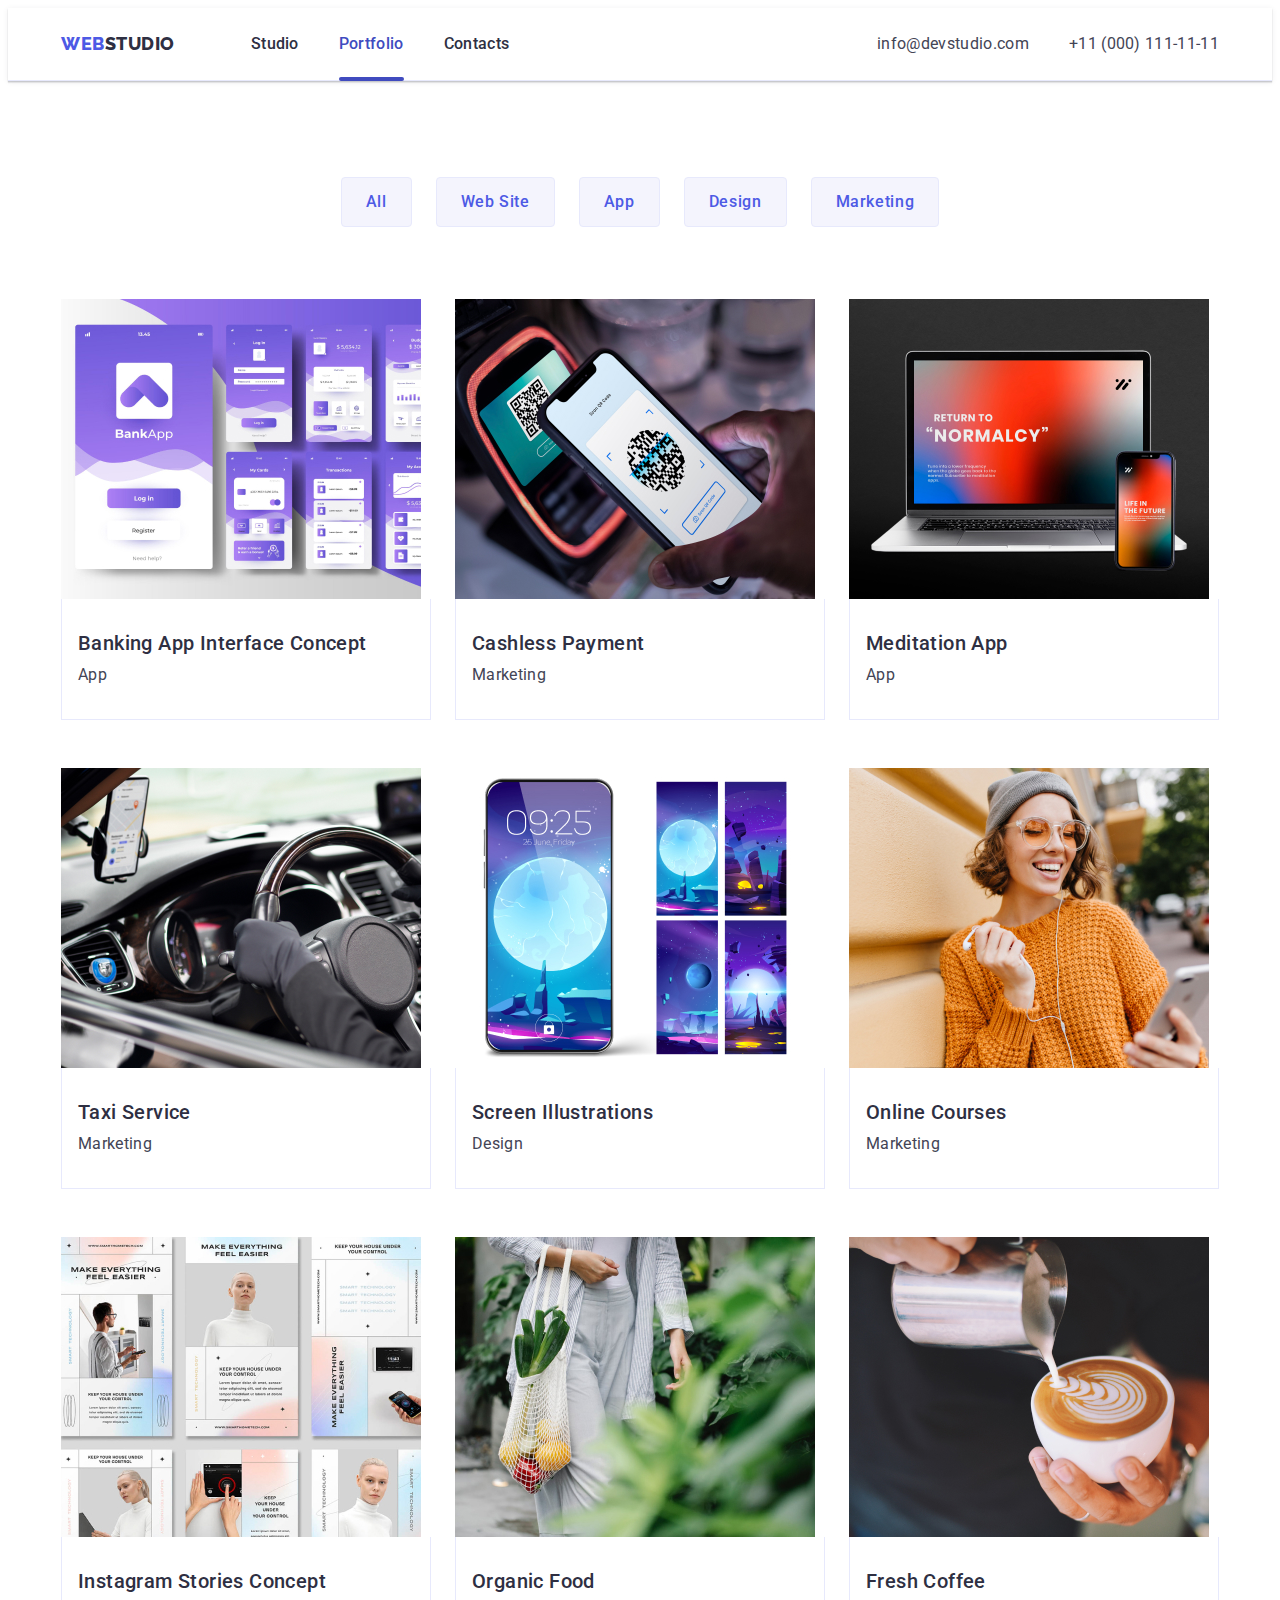
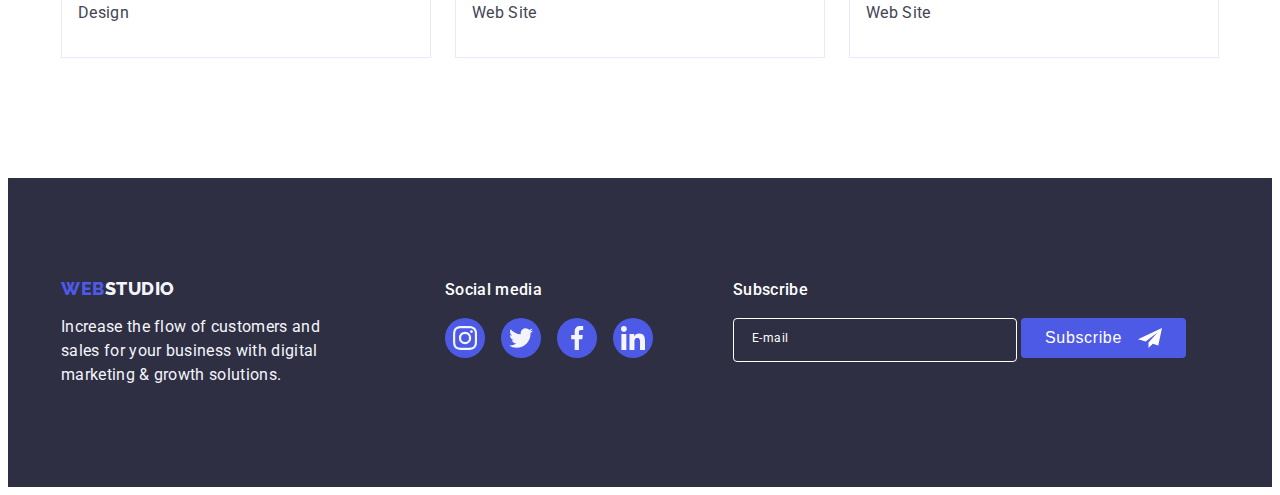
<file: portfolio.html>
<!DOCTYPE html>
<html lang="en">
<head>
    <meta charset="UTF-8">
    <meta http-equiv="X-UA-Compatible" content="IE=edge">
    <meta name="viewport" content="width=device-width, initial-scale=1.0">
    <title>Portfolio</title>
    <link rel="preconnect" href="https://fonts.googleapis.com">
    <link rel="preconnect" href="https://fonts.gstatic.com" crossorigin>
    <link href="https://fonts.googleapis.com/css2?family=Raleway:wght@800&family=Roboto:wght@400;500;700&display=swap"
        rel="stylesheet">
    <link rel="stylesheet" href="https://cdnjs.cloudflare.com/ajax/libs/modern-normalize/1.1.0/modern-normalize.min.css"
        integrity="sha512-wpPYUAdjBVSE4KJnH1VR1HeZfpl1ub8YT/NKx4PuQ5NmX2tKuGu6U/JRp5y+Y8XG2tV+wKQpNHVUX03MfMFn9Q=="
        crossorigin="anonymous" referrerpolicy="no-referrer" />
    <link rel="stylesheet" href="./css/styles.css">
</head>
<body>
    <header class="header">
        <div class="header-container container">
            <nav class="header-nav">
                <a class="logo link" href="./index.html">Web<span class="logo-text">Studio</span></a>
                <ul class="header-nav-list list">
                    <li class="header-nav-item">
                        <a class="header-nav-link link" href="./index.html">Studio</a>
                    </li>
                    <li class="header-nav-item">
                        <a class="header-nav-link link active" href="./portfolio.html">Portfolio</a>
                    </li>
                    <li class="header-nav-item">
                        <a class="header-nav-link link" href="">Contacts</a>
                    </li>
                </ul>
            </nav>
            <address class="contacts-address">
                <ul class="contacts-list list">
                    <li class="contacts-item">
                        <a class="contacts-link link" href="mailto:info@devstudio.com">info@devstudio.com</a>
                    </li>
                    <li class="contacts-item">
                        <a class="contacts-link link" href="tel:+110001111111">+11 (000) 111-11-11</a>
                    </li>
                </ul>
            </address>
        </div>
    </header>
    <main>
        <section class="filters-section">
            <div class="container">
                <h1 class="visually-hidden">Examples of work</h1>
                <ul class="filters-list list">
                    <li class="filters-item">
                        <button class="btn-prtf" type="button">All</button>
                    </li>
                    <li class="filters-item">
                        <button class="btn-prtf" type="button">Web Site</button>
                    </li>
                    <li class="filters-item">
                        <button class="btn-prtf" type="button">App</button>
                    </li>
                    <li class="filters-item">
                        <button class="btn-prtf" type="button">Design</button>
                    </li>
                    <li class="filters-item">
                        <button class="btn-prtf" type="button">Marketing</button>
                    </li>
                </ul>
                <ul class="exampl-list card-portfolio list">
                    <li class="exampl-item card-set-item">
                        <a class="exampl-link link" href="">
                            <div class="exampl-thumb">
                                <img class="exampl-img" src="./images/portfolio/example1/bankapp.jpg" alt="payment" width="360" height="300"/>
                                <p class="exampl-text">14 Stylish and User-Friendly App Design Concepts · Task Manager App · Calorie Tracker App · Exotic Fruit Ecommerce App · Cloud Storage App</p>
                            </div>
                            <div class="container-card prtf-card">
                                <h2 class="subtitle">Banking App Interface Concept</h2>
                                <p class="desc">App</p>
                            </div>
                        </a>
                    </li>
                    <li class="exampl-item card-set-item">
                        <a class="exampl-link link" href="">
                            <div class="exampl-thumb">
                                <img class="exampl-img" src="./images/portfolio/example1/payment.jpg" alt="payment" width="360" height="300"/>
                                <p class="exampl-text">14 Stylish and User-Friendly App Design Concepts · Task Manager App · Calorie Tracker App · Exotic Fruit Ecommerce App · Cloud Storage App</p>
                            </div>
                            <div class="container-card prtf-card">
                                <h2 class="subtitle">Cashless Payment</h2>
                                <p class="desc">Marketing</p>
                            </div>
                        </a>
                    </li>
                    <li class="exampl-item card-set-item">
                        <a class="exampl-link link" href="">
                            <div class="exampl-thumb">
                                <img class="exampl-img" src="./images/portfolio/example1/media.jpg" alt="payment" width="360" height="300"/>
                                <p class="exampl-text">14 Stylish and User-Friendly App Design Concepts · Task Manager App · Calorie Tracker App · Exotic Fruit Ecommerce App · Cloud Storage App</p>
                            </div>
                            <div class="container-card prtf-card">
                                <h2 class="subtitle">Meditation App</h2>
                                <p class="desc">App</p>
                            </div>
                        </a>
                    </li>
                    <li class="exampl-item card-set-item">
                        <a class="exampl-link link" href="">
                            <div class="exampl-thumb">
                                <img class="exampl-img" src="./images/portfolio/example2/avto.jpg" alt="payment" width="360" height="300"/>
                                <p class="exampl-text">14 Stylish and User-Friendly App Design Concepts · Task Manager App · Calorie Tracker App · Exotic Fruit Ecommerce App · Cloud Storage App</p>
                            </div>
                            <div class="container-card prtf-card">
                                <h2 class="subtitle">Taxi Service</h2>
                                <p class="desc">Marketing</p>
                            </div>
                        </a>
                    </li>
                    <li class="exampl-item card-set-item">
                        <a class="exampl-link link" href="">
                            <div class="exampl-thumb">
                                <img class="exampl-img" src="./images/portfolio/example2/telephone.jpg" alt="payment" width="360" height="300"/>
                                <p class="exampl-text">14 Stylish and User-Friendly App Design Concepts · Task Manager App · Calorie Tracker App · Exotic Fruit Ecommerce App · Cloud Storage App</p>
                            </div>
                            <div class="container-card prtf-card">
                                <h2 class="subtitle">Screen Illustrations</h2>
                                <p class="desc">Design</p>
                            </div>
                        </a>
                    </li>
                    <li class="exampl-item card-set-item">
                        <a class="exampl-link link" href="">
                            <div class="exampl-thumb">
                                <img class="exampl-img" src="./images/portfolio/example2/girl.jpg" alt="payment" width="360" height="300"/>
                                <p class="exampl-text">14 Stylish and User-Friendly App Design Concepts · Task Manager App · Calorie Tracker App · Exotic Fruit Ecommerce App · Cloud Storage App</p>
                            </div>
                            <div class="container-card prtf-card">
                                <h2 class="subtitle">Online Courses</h2>
                                <p class="desc">Marketing</p>
                            </div>
                        </a>
                    </li>
                    <li class="exampl-item card-set-item">
                        <a class="exampl-link link" href="">
                            <div class="exampl-thumb">
                                <img class="exampl-img" src="./images/portfolio/example3/model.jpg" alt="payment" width="360" height="300"/>
                                <p class="exampl-text">14 Stylish and User-Friendly App Design Concepts · Task Manager App · Calorie Tracker App · Exotic Fruit Ecommerce App · Cloud Storage App</p>
                            </div>
                            <div class="container-card prtf-card">
                                <h2 class="subtitle">Instagram Stories Concept</h2>
                                <p class="desc">Design</p>
                            </div>
                        </a>
                    </li>
                    <li class="exampl-item card-set-item">
                        <a class="exampl-link link" href="">
                            <div class="exampl-thumb">
                                <img class="exampl-img" src="./images/portfolio/example3/fruit.jpg" alt="payment" width="360" height="300"/>
                                <p class="exampl-text">14 Stylish and User-Friendly App Design Concepts · Task Manager App · Calorie Tracker App · Exotic Fruit Ecommerce App · Cloud Storage App</p>
                            </div>
                            <div class="container-card prtf-card">
                                <h2 class="subtitle">Organic Food</h2>
                                <p class="desc">Web Site</p>
                            </div>
                        </a>
                    </li>
                    <li class="exampl-item card-set-item">
                        <a class="exampl-link link" href="">
                            <div class="exampl-thumb">
                                <img class="exampl-img" src="./images/portfolio/example3/coffee.jpg" alt="payment" width="360" height="300">
                                <p class="exampl-text">14 Stylish and User-Friendly App Design Concepts · Task Manager App · Calorie Tracker App · Exotic Fruit Ecommerce App · Cloud Storage App</p>
                            </div>
                            <div class="container-card prtf-card">
                                <h2 class="subtitle">Fresh Coffee</h2>
                                <p class="desc">Web Site</p>
                            </div>
                        </a>
                    </li>
                </ul>
            </div>
        </section>
    </main>
    <footer class="footer">
    <div class="container footer-container">
        <div class="logo-container">
            <a class="logo link logo-ftr" href="./index.html">Web<span class="logo-footer">Studio</span></a>
            <p class="footer-desc">Increase the flow of customers and sales for your business with digital marketing & growth solutions.</p>
        </div>
        <div class="social-container">
            <p class="footer-headline">Social media</p>
            <ul class="footer-socials list">
                <li class="social-item">
                    <a href="" class="social-link social-link-footer link" aria-label="Instagram icon">
                        <svg class="social-icon" width="24" height="24">
                            <use href="./images/icons.svg#instagram"></use>
                        </svg>
                    </a>
                </li>
                <li class="social-item">
                    <a href="" class="social-link social-link-footer link" aria-label="Twitter icon">
                        <svg class="social-icon" width="24" height="24">
                            <use href="./images/icons.svg#twitter"></use>
                        </svg>
                    </a>
                </li>
                <li class="social-item">
                    <a href="" class="social-link social-link-footer link" aria-label="Facebook icon">
                        <svg class="social-icon" width="24" height="24">
                            <use href="./images/icons.svg#facebook"></use>
                        </svg>
                    </a>
                </li>
                <li class="social-item">
                    <a href="" class="social-link social-link-footer link" aria-label="Linkedin icon">
                        <svg class="social-icon" width="24" height="24">
                            <use href="./images/icons.svg#linkedin"></use>
                        </svg>
                    </a>
                </li>
            </ul>
        </div>
        <div class="container-form">
            <p class="footer-form-title">Subscribe</p>
            <form class="footer-form" name="footer-form">
                    <label class="footer-form-field">
                        <input class="footer-form-input" type="email" name="user email" placeholder="&nbsp;">
                        <span class="footer-form-tag">E-mail</span>
                    </label>
                    <button class="footer-form-btn" type="submit">Subscribe
                        <svg class="footer-form-icon" width="24" height="24">
                            <use href="./images/icons.svg#leter"></use>
                        </svg>
                    </button>
            </form>
        </div>
    
    </div>  
    </footer>
</body>
</html>
</file>
<file: css/styles.css>
:root {
    --primary-font: Roboto, sans-serif;
    --main-txt-cl: #434455;
    --bgd-color: #fff;
    --logo-first-cl: #4D5AE5;
    --logo-second-cl:#2E2F42;
    --accent-txt-cl:#404bbf;
    --btn-bgd: #F4F4FD;
    --footer-social: #31d0aa;
    --icons-color: #8e8f99;
    --indent: 24px;
    --items: 3;
    --anim: 250ms cubic-bezier(0.4, 0, 0.2, 1);
}
body {
    font-family: var(--primary-font);
    color: var(--main-txt-cl);
    background-color: var(--bgd-color);
}
h1,h2,h3,h4,h5,h6,p {
    margin: 0;

}
img {
    display: block;
    max-width: 100%;
    height: auto;
}
.list {
    list-style: none;
    padding: 0;
    margin: 0;
}
.link {
    color: inherit;
    text-decoration: none;
}
.logo {
    font-family: "Raleway", sans-serif;
    font-weight: 800;
    font-size: 18px;
    line-height: 1.17;
    letter-spacing: 0.03em;
    text-transform: uppercase;
    color: var(--logo-first-cl);
    margin-right: 76px;
}
.logo-text {
    color: var(--logo-second-cl);
}
.header {
    border-bottom: 1px solid #e7e9fc;
    box-shadow: 0px 2px 1px rgba(46, 47, 66, 0.08), 0px 1px 1px rgba(46, 47, 66, 0.16), 0px 1px 6px rgba(46, 47, 66, 0.08);
}
.header-container {
    display: flex;
}
.header-nav {
    display: flex;
    align-items: center;
}
.header-nav-link {
    position: relative;
    display: block;
    font-weight: 500;
    color: var(--logo-second-cl);
    padding: 24px 0;
    line-height: 1.5;
    letter-spacing: 0.02em;
    transition: color var(--anim);
}
.header-nav-list {
    display: flex;
    gap: 40px;
}
.header-nav-item {
    position: relative;
}
.contacts-address {
    font-style: normal;
    color: var(--main-txt-cl);
    margin-left: auto;
}
.contacts-list {
    display: flex;
    gap: 40px;
}
.contacts-link {
    display: block;
    padding: 24px 0;
    line-height: 1.5;
    letter-spacing: 0.02em;
    transition: color var(--anim);
}
.visually-hidden {
    position: absolute;
    width: 1px;
    height: 1px;
    margin: -1px;
    border: 0;
    padding: 0;
    white-space: nowrap;
    clip-path: inset(100%);
    clip: rect(0 0 0 0);
    overflow: hidden;
}
.contacts-link:hover,
.contacts-link:focus {
    color: var(--accent-txt-cl);
}
.header-nav-link.active {
    color: var(--accent-txt-cl);
}
.header-nav-link:hover,
.header-nav-link:focus {
    color: var(--accent-txt-cl);
}
.header-nav-link::after {
    position: absolute;
    content:"" ;
    bottom: 0;
    left: 0;
    display: block;
    width: 100%;
    height: 4px;
    border-radius: 2px;
    bottom: -1px;
}
.header-nav-link.active::after {
    background-color: var(--accent-txt-cl);
}
.hero-section {
    max-width: 1440px;
    margin-left: auto;
    margin-right: auto;
    background-color: var(--logo-second-cl);
    background-image: linear-gradient(rgba(46, 47, 66, 0.7), rgba(46, 47, 66, 0.7)), url(../images/hero/people-office.jpg);
    background-repeat: no-repeat;
    background-position: center;
    background-size: cover;
    padding: 188px 0;
}
.section {
    padding-bottom: 120px;
}
.container {
    width: 1158px;
    margin: 0 auto;
    padding: 0 15px;
}
.title {
    font-size: 56px;
    line-height: 1.07;
    text-align: center;
    letter-spacing: 0.02em;
    color: #FFFFFF;
    max-width: 496px;
    margin-left: auto;
    margin-right: auto;
    margin-bottom: 48px;
}
.btn-hero {
    min-width: 169px;
    height: 56px;
    padding: 16px 32px;
    border-radius: 4px;
    background-color: #4D5AE5;
    font-family: var(--primary-font);
    font-weight: 500;
    font-size: 16px;
    line-height: 1.5;
    letter-spacing: 0.04em;
    color: #FFFFFF;
    cursor: pointer;
    display: block;
    margin: 0 auto;
    border: none;
    box-shadow: 0px 4px 4px rgba(0, 0, 0, 0.15);
    transition: background-color var(--anim);
}
.btn-hero:hover,
.btn-hero:focus {
    background-color: #404BBF;
}
.subtitle {
    font-weight: 500;
    font-size: 20px;
    line-height: 1.2;
    letter-spacing: 0.02em;
    color: var(--logo-second-cl);
    margin-bottom: 8px;
}
.subtitle-team {
    text-align: center;
}
.uppertitle {
    font-size: 36px;
    line-height: 1.1;
    text-align: center;
    letter-spacing: 0.02em;
    text-transform: capitalize;
    color: var(--logo-second-cl);
    margin-bottom: 72px;
}
.objectives-section {
    padding-top: 120px;
}
.objectives-list {
    display: flex;
    gap: 24px;
}
.objectives-item {
    width: 264px;
}
.objective-icon {
    display: flex;
    align-items: center;
    justify-content: center;
    width: 264px;
    height: 112px;
    background-color: var(--btn-bgd);
    padding: 24px 100px;
    border-radius: 4px;
    margin-bottom: 8px;
}
.card-set {
    display: flex;
    flex-wrap: wrap;
    gap: var(--indent);
}
.card-set-item {
    flex-basis: calc((100% - var(--indent) * (var(--items) - 1)) / var(--items));
}
.team-section {
    background-color: #F4F4FD;
    padding: 120px 0;
}
.team-list {
    --items: 4;
}
.team-item {
    background-color: #fff;
    box-shadow: 0px 1px 6px rgba(46, 47, 66, 0.08), 0px 1px 1px rgba(46, 47, 66, 0.16), 0px 2px 1px rgba(46, 47, 66, 0.08);
    border-radius: 0 0 4px 4px;
}
.desc-team {
    text-align: center;
    margin-bottom: 8px;
}
.container-name {
    padding: 32px 0;
}
.container-card {
    padding: 32px 16px;
}
.socials {
    display: flex;
    justify-content: center;
    align-items: center;
    gap: 24px;
}
.social-link {
    display: flex;
    justify-content: center;
    align-items: center;
    width: 40px;
    height: 40px;
    background-color: var(--logo-first-cl);
    border-radius: 50%;
    transition: background-color var(--anim);
}
.social-icon {
    fill: var(--btn-bgd);
}
.social-link:hover,
.social-link:focus {
    background-color: var(--accent-txt-cl);
}
.section-customers {
    padding: 120px 0;
}
.customers {
    display: flex;
    justify-content: center;
    align-items: center;
    gap: 24px;
}
.customers-item {
    width: calc((100% - 120px) / 6);
    height: 88px;
}
.customers-link {
    display: flex;
    justify-content: center;
    align-items: center;
    width: 100%;
    height: 100%;
    border: 1px solid #8e8f99;
    border-radius: 4px;
    color: var(--icons-color);
    transition: border-color var(--anim), color var(--anim);
}
.customers-link:hover,
.customers-link:focus {
    border-color: var(--accent-txt-cl);
    color: var(--accent-txt-cl);
}
.customers-icon {
    fill: currentColor;
}
.footer {
    background-color: var(--logo-second-cl);
    padding: 100px 0;
}
.logo-ftr {
    display: inline-block;
    margin-bottom: 16px;
}
.logo-footer {
    color: #f4f4fd;
}
.btn-prtf {
    font-family: 'Roboto', sans-serif;
    font-weight: 500;
    font-size: 16px;
    padding: 12px 24px;
    border: 1px solid #e7e9fc;
    border-radius: 4px;
    line-height: 1.5;
    letter-spacing: 0.04em;
    color: var(--logo-first-cl);
    background-color: var(--btn-bgd);
    cursor: pointer;
    transition: background-color var(--anim), box-shadow var(--anim), color var(--anim), border-color var(--anim);
}
.btn-prtf:hover,
.btn-prtf:focus {
    background-color: #404BBF;
    box-shadow: 0px 3px 1px rgba(0, 0, 0, 0.1), 0px 2px 1px rgba(0, 0, 0, 0.08), 0px 2px 2px rgba(0, 0, 0, 0.12);
    border-color: transparent;
    color: #fff;
}
.footer-desc {
    display: block;
    width: 264px;
    line-height: 1.5;
    letter-spacing: 0.02em;
    color: #F4F4FD; 

}
.footer-headline {
    font-family: 'Roboto';
    font-style: normal;
    font-weight: 500;
    font-size: 16px;
    line-height: 1.5;
    letter-spacing: 0.02em;
    color: #FFFFFF;
    margin-bottom: 16px;
}
.footer-socials {
    display: flex;
    align-items: center;
    gap: 16px;
}
.footer-container {
    display: flex;
    align-items: baseline;
}
.logo-container {
    margin-right: 120px;
}
.social-container {
    margin-right: 80px;
}
.social-link-footer {
    transition: background-color var(--anim);
}
.social-link-footer:hover,
.social-link-footer:focus {
    background-color: var(--footer-social);
}
.desc {
    line-height: 1.5;
    letter-spacing: 0.02em;
    color: var(--main-txt-cl);
}
.filters-section {
    padding-top: 96px;
    padding-bottom: 120px;
}
.filters-list {
    display: flex;
    justify-content: center;
    gap: 24px;
    margin-bottom: 72px;
}
.card-portfolio {
    display: flex;
    flex-wrap: wrap;
    column-gap: 24px;
    row-gap: 48px;
}
.exampl-thumb {
    position: relative;
    overflow: hidden;
}
.exampl-link:hover .exampl-text,
.exampl-link:focus .exampl-text {
    transform: translateY(0%);
}
.exampl-text {
    position: absolute;
    top: 0;
    left: 0;
    transform: translateY(100%);
    width: 100%;
    height: 100%;
    padding: 40px 32px;
    transition: transform var(--anim);
    font-family: 'Roboto';
    font-style: normal;
    font-weight: 400;
    font-size: 16px;
    line-height: 1.5;
    letter-spacing: 0.02em;
    color: var(--btn-bgd);
    background-color: var(--logo-first-cl);
}
.prtf-card {
    border: 1px solid #e7e9fc;
    border-top: none;
}
.exampl-link {
    display: block;
    transition: box-shadow var(--anim);
}
.exampl-link:hover,
.exampl-link:focus {
    box-shadow: 0px 1px 6px rgba(46, 47, 66, 0.08), 0px 1px 1px rgba(46, 47, 66, 0.16), 0px 2px 1px rgba(46, 47, 66, 0.08);
}
.backdrop {
    position: fixed;
    top: 0;
    left: 0;
    width: 100%;
    height: 100%;
    background: rgba(46, 47, 66, 0.4);
    transition: opacity 250ms cubic-bezier(0.4, 0, 0.2, 1), visibility 250ms cubic-bezier(0.4, 0, 0.2, 1);
}
.backdrop.is-hidden {
    opacity: 0;
    visibility: hidden;
    pointer-events: none;
}
.modal {
    position: absolute;
    top: 50%;
    left: 50%;
    transform: translate(-50%, -50%) scale(1);
    width: 408px;
    min-height: 576px;
    padding: 72px 24px 24px;
    background-color: #FCFCFC;
    box-shadow: 0px 1px 1px rgba(0, 0, 0, 0.14), 0px 1px 3px rgba(0, 0, 0, 0.12), 0px 2px 1px rgba(0, 0, 0, 0.2);
    border-radius: 4px;
    transition: transform 250ms cubic-bezier(0.4, 0, 0.2, 1);
}
.backdrop.is-hidden .modal {
    opacity: 0;
    transform: translateX(-50%) translateY(-50%);
    transition-delay: 0ms;
}
.modal-close-btn {
    position: absolute;
    top: 24px;
    right: 24px;
    display: flex;
    align-items: center;
    justify-content: center;
    width: 24px;
    height: 24px;
    padding: 0;
    background: #E7E9FC;
    border: 1px solid rgba(0, 0, 0, 0.1);
    border-radius: 50%;
    cursor: pointer;
    transition: background-color 250ms cubic-bezier(0.4, 0, 0.2, 1), border 250ms cubic-bezier(0.4, 0, 0.2, 1);
}
.modal-close-btn:hover,
.modal-close-btn:focus {
    background-color: var(--accent-txt-cl);
    border: none;
}
.modal-close-btn:hover .modal-close-icon,
.modal-close-btn:focus .modal-close-icon {
    fill: #fff;
}
.modal-close-icon {
    fill: var(--logo-second-cl);
    transition: fill var(--anim);
}
.modal-title {
    display: block;
    margin-bottom: 16px;
    font-weight: 500;
    font-size: 16px;
    line-height: 1.5;
    text-align: center;
    letter-spacing: 0.02em;
    color: var(--logo-second-cl);
}
.form-label{
    display: block;
    font-weight: 400;
    font-size: 12px;
    line-height: 1.17;
    letter-spacing: 0.04em;
    color: #8E8F99;
    margin-bottom: 4px;
}
.form-container {
    margin-bottom: 8px;
}
.form-wrapper {
    position: relative;
}
.form-field {
    width: 100%;
    height: 40px;
    padding: 0;
    padding-left: 38px;
    outline: transparent;
    outline-offset: -1px;
    color: var(--logo-second-cl);
    border: 1px solid rgba(46, 47, 66, 0.4);
    border-radius: 4px;
    transition: var(--anim);
}
.form-field:focus {
    outline: 1px solid var(--logo-first-cl);
}
.form-icon {
    position: absolute;
    top: 50%;
    left: 16px;
    transform: translateY(-50%);
    pointer-events: none;
    fill: var(--logo-second-cl);
}
.form-field:focus + .form-icon {
    fill: var(--logo-first-cl);
}
.form-comment {
    display: block;
    width: 100%;
    height: 120px;
    border: 1px solid rgba(46, 47, 66, 0.4);
    border-radius: 4px;
    padding: 8px 16px;
    resize: none;
    font-weight: 400;
    font-size: 12px;
    line-height: 1.17;
    letter-spacing: 0.04em;
    color: var(--logo-second-cl);
}
.form-comment:focus {
    outline: 1px solid var(--logo-first-cl);
}
.form-agreement {
    display: flex;
    align-items: center;
    gap: 8px;
    margin-bottom: 24px;
}
.form-check-input {
    appearance: none;
}
.form-check-input:checked {
    background-color: var(--accent-txt-cl);
    border-color: var(--accent-txt-cl);
}
.form-comment-container {
    margin-bottom: 16px;
}
.form-agreement-text {
    user-select: none;
    font-weight: 400;
    font-size: 12px;
    line-height: 1.17;
    letter-spacing: 0.04em;
    color: #8E8F99;
}
.form-agreement-link {
    color: var(--logo-first-cl);
}
.unchecked {
    opacity: 1;
}
.checked {
    opacity: 0;
}
.form-check-input:checked + .form-icon-check > .unchecked {
    opacity: 0;
}
.form-check-input:checked + .form-icon-check > .checked {
    opacity: 1;
}
.footer-form {
    display: flex;
    gap: 24px;
}
.footer-form-title {
    font-weight: 500;
    font-size: 16px;
    line-height: 1.5;
    letter-spacing: 0.02em;
    color: #FFFFFF;
    margin-bottom: 16px;
}
.footer-form-field {
    position: relative;
    width: 264px;
    height: 40px;
}
.footer-form-input {
    width: 100%;
    background-color: transparent;
    height: 40px;
    border: 1px solid #FFFFFF;
    outline: transparent;
    border-radius: 4px;
    color: #fff;
    padding-left: 16px;
}
.footer-form-tag {
    position: absolute;
    top: 50%;
    left: 16px;
    transform: translateY(-50%);
    font-weight: 400;
    font-size: 12px;
    line-height: 2;
    display: flex;
    align-items: center;
    letter-spacing: 0.04em;
    color: #FFFFFF;
    background-color: var(--logo-second-cl);
    transition: transform var(--anim);
    padding-left: 3px;
    padding-right: 3px;
}
.footer-form-input:focus + .footer-form-tag,
.footer-form-input:not(:placeholder-shown) + .footer-form-tag {
    transform: translateY(-130%);
}
.footer-form-btn {
    display: flex;
    align-items: center;
    justify-content: center;
    gap: 16px;
    width: 165px;
    height: 40px;
    font-weight: 500;
    font-size: 16px;
    line-height: 1.5;
    letter-spacing: 0.04em;
    color: #FFFFFF;
    background-color: var(--logo-first-cl);
    border-radius: 4px;
    border: none;
    transition: background-color var(--anim);
}
.footer-form-btn:hover,
.footer-form-btn:focus {
    background-color: #404BBF;
}
.footer-form-icon {
    fill: var(--bgd-color);
}
</file>
